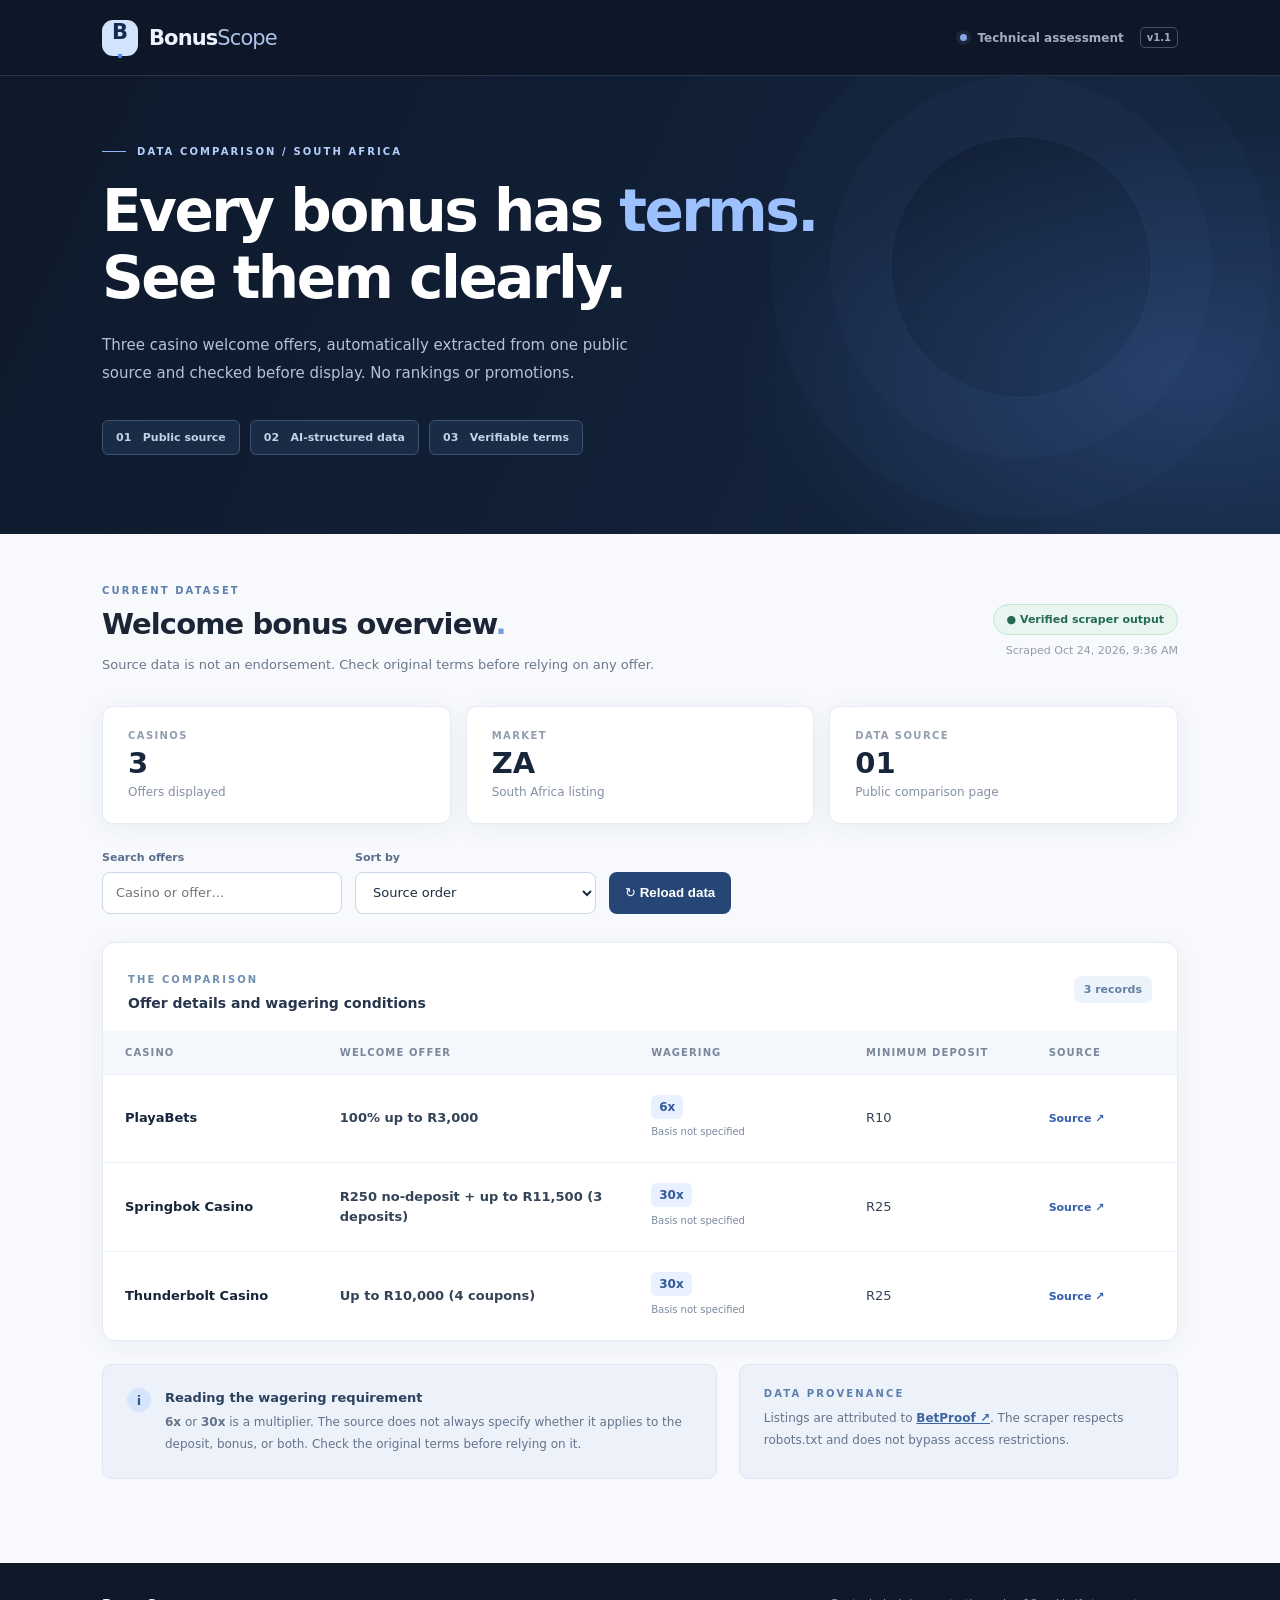
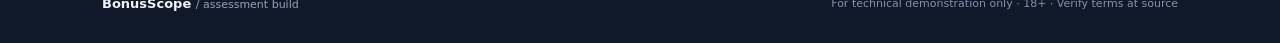
<file: index.html>
<!doctype html>
<html lang="en">
<head>
  <meta charset="utf-8">
  <meta name="viewport" content="width=device-width,initial-scale=1">
  <meta name="theme-color" content="#111827">
  <meta name="description" content="Technical assessment: automated welcome bonus comparison with source links and wagering terms.">
  <title>BonusScope — Casino Bonus Data</title>
  <link rel="stylesheet" href="./assets/styles.css">
  <script src="./assets/app.js" defer></script>
</head>
<body>
  <div class="topbar"><div class="shell topbar-inner"><a class="brand" href="./"><span class="brand-icon" aria-hidden="true">B<span>·</span></span> <span>Bonus<span class="brand-light">Scope</span></span></a><span class="topbar-right"><span class="topbar-dot"></span> Technical assessment <span class="topbar-tag">v1.1</span></span></div></div>
  <main>
    <header class="hero">
      <div class="shell hero-inner"><div class="eyebrow"><span class="eyebrow-line"></span> DATA COMPARISON / SOUTH AFRICA</div>
        <h1>Every bonus has <em>terms.</em><br>See them clearly.</h1>
        <p>Three casino welcome offers, automatically extracted from one public source and checked before display. No rankings or promotions.</p>
        <div class="hero-chips"><span class="chip">01 &nbsp; Public source</span><span class="chip">02 &nbsp; AI-structured data</span><span class="chip">03 &nbsp; Verifiable terms</span></div>
      </div>
    </header>
    <section class="shell content" aria-labelledby="table-title">
      <div class="section-heading"><div><p class="overline">CURRENT DATASET</p><h2 id="table-title">Welcome bonus overview<span class="title-period">.</span></h2><p class="subtitle">Source data is not an endorsement. Check original terms before relying on any offer.</p></div><div class="status-wrap"><span class="status" id="data-status" role="status">Loading data…</span><div id="data-timestamp" class="timestamp"></div></div></div>
      <div class="stat-grid" aria-label="Dataset summary">
        <div class="stat"><span class="stat-label">CASINOS</span><strong id="casino-count">—</strong><span class="stat-caption">Offers displayed</span></div>
        <div class="stat"><span class="stat-label">MARKET</span><strong>ZA</strong><span class="stat-caption">South Africa listing</span></div>
        <div class="stat"><span class="stat-label">DATA SOURCE</span><strong>01</strong><span class="stat-caption">Public comparison page</span></div>
      </div>
      <div class="controls" aria-label="Filter and sort offers"><label for="search">Search offers<input id="search" type="search" placeholder="Casino or offer…" autocomplete="off"></label><label for="sort">Sort by<select id="sort"><option value="default">Source order</option><option value="name">Casino name</option><option value="wager_asc">Wagering: low to high</option><option value="wager_desc">Wagering: high to low</option><option value="deposit_asc">Minimum deposit: low to high</option></select></label><button id="reload-data" type="button">↻ Reload data</button></div><div class="table-card"><div class="table-caption"><div><span class="table-kicker">THE COMPARISON</span><p>Offer details and wagering conditions</p></div><span class="rows-label" id="rows-label">0 records</span></div>
        <table><thead><tr><th scope="col">Casino</th><th scope="col">Welcome offer</th><th scope="col">Wagering</th><th scope="col">Minimum deposit</th><th scope="col">Source</th></tr></thead><tbody id="bonus-rows"><tr><td colspan="5" class="empty">Loading bonus records…</td></tr></tbody></table>
      </div>
      <div class="below"><div class="explainer"><span class="explainer-icon">i</span><div><h3>Reading the wagering requirement</h3><p><strong>6x</strong> or <strong>30x</strong> is a multiplier. The source does not always specify whether it applies to the deposit, bonus, or both. Check the original terms before relying on it.</p></div></div><div class="source-note"><p class="overline">DATA PROVENANCE</p><p>Listings are attributed to <a href="https://betproof.co.za/casino-bonuses-south-africa/" target="_blank" rel="noopener noreferrer">BetProof <span aria-hidden="true">↗</span></a>. The scraper respects robots.txt and does not bypass access restrictions.</p></div></div>
    </section>
  </main>
  <footer><div class="shell footer-inner"><span class="footer-brand">BonusScope <span>/ assessment build</span></span><span>For technical demonstration only · 18+ · Verify terms at source</span></div></footer>
</body>
</html>
</file>
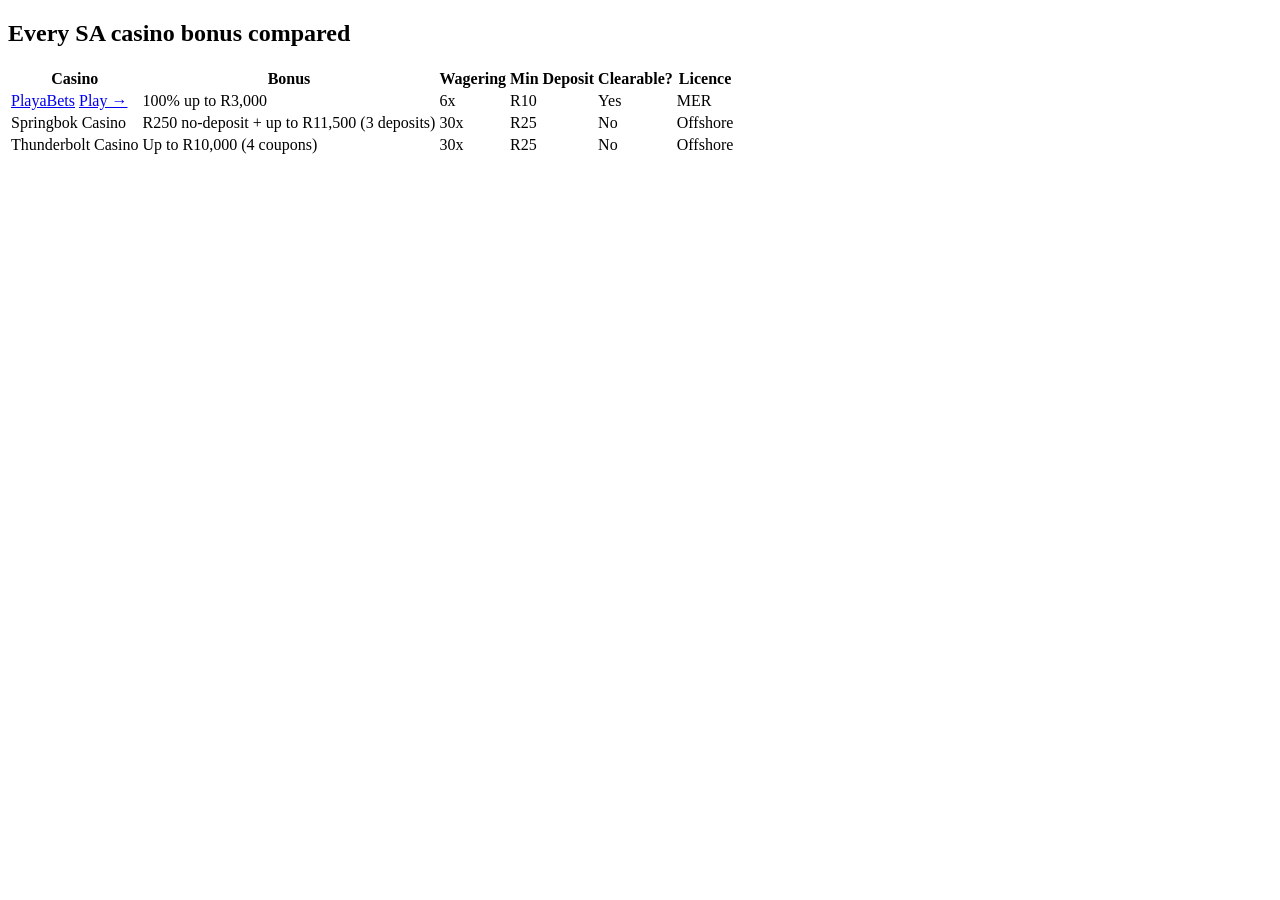
<file: tests/fixtures/listing.html>
<!doctype html><html><body><h2>Every SA casino bonus compared</h2>
<table><thead><tr><th>Casino</th><th>Bonus</th><th>Wagering</th><th>Min Deposit</th><th>Clearable?</th><th>Licence</th></tr></thead>
<tbody><tr><td><a href="/review">PlayaBets</a> <a href="/play">Play →</a></td><td>100% up to R3,000</td><td>6x</td><td>R10</td><td>Yes</td><td>MER</td></tr>
<tr><td><a>Springbok Casino</a></td><td>R250 no-deposit + up to R11,500 (3 deposits)</td><td>30x</td><td>R25</td><td>No</td><td>Offshore</td></tr>
<tr><td><a>Thunderbolt Casino</a></td><td>Up to R10,000 (4 coupons)</td><td>30x</td><td>R25</td><td>No</td><td>Offshore</td></tr>
</tbody></table></body></html>
</file>
<file: assets/styles.css>
:root{font-family:system-ui,-apple-system,'Segoe UI',sans-serif;color:#1b2535;background:#f7f9fc;font-synthesis:none;-webkit-font-smoothing:antialiased}
*{box-sizing:border-box}body{margin:0}a{color:inherit}.shell{max-width:1136px;margin:0 auto;padding:0 30px}
.topbar{background:#0d1727;color:#edf2fc;border-bottom:1px solid #263349}.topbar-inner{height:75px;display:flex;align-items:center;justify-content:space-between}.brand{display:flex;align-items:center;gap:11px;font:800 21px system-ui,sans-serif;text-decoration:none;letter-spacing:-.9px}
.brand-icon{display:grid;place-items:center;background:#d2e3fe;color:#152a50;font-weight:800;width:36px;height:36px;border-radius:11px;letter-spacing:-3px;padding-right:3px}.brand-icon span{color:#5181f2}.brand-light{font-weight:500;color:#acc2e8}
.topbar-right{display:flex;align-items:center;gap:10px;color:#9faec5;font-size:12px;font-weight:600}.topbar-dot{width:7px;height:7px;border-radius:50%;background:#85a7e5;box-shadow:0 0 0 4px #85a7e51a}
.topbar-tag{font-weight:700;font-size:10px;color:#9caac2;border:1px solid #45516b;border-radius:5px;padding:4px 6px;margin-left:6px}
.hero{background:radial-gradient(ellipse 520px 290px at 93% 65%,#233c65 0%,transparent 87%),linear-gradient(115deg,#0e192b,#142640);color:white;position:relative;overflow:hidden}
.hero:after{content:'';width:260px;height:260px;border:1px solid #6389c921;position:absolute;border-radius:50%;right:10%;top:60px;box-shadow:0 0 0 60px #6389c90a,0 0 0 120px #6389c908;pointer-events:none}
.hero-inner{padding-top:70px;padding-bottom:79px;position:relative;z-index:1}.eyebrow,.overline,.table-kicker{font-size:10px;font-weight:800;letter-spacing:2.1px}.eyebrow{display:flex;gap:11px;align-items:center;color:#b4cffd}.eyebrow-line{height:1px;width:24px;background:#92b4f8}
.hero h1{font:800 clamp(35px,5vw,58px)/1.15 system-ui,sans-serif;letter-spacing:-2.5px;margin:21px 0}.hero h1 em{font-style:normal;color:#9dc1ff}.hero p{color:#b4c2d8;max-width:570px;font-size:15px;line-height:1.85;margin:0}
.hero-chips{display:flex;gap:10px;flex-wrap:wrap;margin-top:32px}.chip{font-weight:600;border:1px solid #3c5272;background:#1a2b46;color:#c3d1e9;border-radius:6px;font-size:11px;padding:10px 13px}
.content{padding-top:51px;padding-bottom:84px}.section-heading{display:flex;gap:20px;justify-content:space-between;align-items:center}.overline{color:#5d80ae;margin:0 0 10px}.section-heading h2{font:800 clamp(23px,3vw,29px)/1.3 system-ui,sans-serif;letter-spacing:-.9px;margin:0}
.title-period{color:#749cdb}.subtitle{color:#6a788c;margin:10px 0 0;font-size:13px;line-height:1.7}.status-wrap{text-align:right;flex-shrink:0}
.status{display:inline-block;border-radius:20px;border:1px solid #d3dcf2;background:#eef2fc;padding:8px 13px;color:#475c87;font-size:11px;font-weight:800}.status-live{color:#246a56;background:#e9f6ef;border-color:#c0e7d3}.status-preview{color:#845b15;background:#fff7e6;border-color:#f1dfb6}.timestamp{font-size:11px;margin-top:9px;color:#929cab}
.stat-grid{display:grid;grid-template-columns:repeat(3,minmax(0,1fr));gap:15px;margin-top:30px}.stat{background:#fff;border:1px solid #e6ebf3;border-radius:11px;padding:23px 25px;box-shadow:0 4px 22px #203c7010}
.stat-label{display:block;font-size:10px;font-weight:800;letter-spacing:1.4px;color:#929eaf}.stat strong{display:block;font:800 29px system-ui,sans-serif;color:#18263b;margin:5px 0 1px}.stat-caption{color:#8490a3;font-size:12px}
.table-card{background:#fff;border:1px solid #e5eaf2;border-radius:12px;overflow:hidden;box-shadow:0 5px 25px #17355e0e;margin-top:28px}.table-caption{display:flex;align-items:center;justify-content:space-between;padding:25px 25px 20px}.table-kicker{color:#708eae}
.table-caption p{margin:8px 0 0;font-weight:700;color:#27364c;font-size:14px}.rows-label{border-radius:7px;background:#edf3fb;color:#6380a1;font-size:11px;font-weight:700;padding:7px 10px}
table{width:100%;border-collapse:collapse;table-layout:fixed;text-align:left}th{background:#f4f7fc;color:#7a889c;font-size:10px;text-transform:uppercase;letter-spacing:1.1px;font-weight:800;padding:16px 22px}
td{padding:22px;color:#344357;border-top:1px solid #ecf0f6;font-size:13px;line-height:1.6;vertical-align:middle}
th:first-child,td:first-child{width:20%}th:nth-child(2),td:nth-child(2){width:29%}th:nth-child(3),td:nth-child(3){width:20%}th:nth-child(4),td:nth-child(4){width:17%}th:last-child,td:last-child{width:14%}
.casino-name{font-weight:800;color:#16253b}.bonus-copy{font-weight:600}.wager-chip{background:#e9f0ff;color:#335a98;border-radius:6px;padding:5px 8px;font-weight:800;font-size:12px}.wager-detail{font-size:10px;margin-top:7px;color:#7b8ba0}
.source-link{color:#345eac;font-weight:800;text-decoration:none;white-space:nowrap;font-size:11px}.source-link:hover,.source-link:focus-visible{text-decoration:underline}.empty{text-align:center;padding:40px;color:#7e879a}
.below{display:grid;grid-template-columns:1.4fr 1fr;gap:22px;margin-top:23px}.explainer,.source-note{background:#edf2fa;border:1px solid #dde6f3;padding:23px 24px;border-radius:10px}.explainer{display:flex;align-items:flex-start;gap:14px}
.explainer-icon{display:grid;place-items:center;border-radius:50%;background:#d6e5fc;color:#335a8c;width:24px;height:24px;flex:0 0 24px;font-weight:800;font-size:13px}.explainer h3{font-size:13px;margin:2px 0 7px;color:#2b425f}
.explainer p,.source-note p:not(.overline){font-size:12px;line-height:1.8;color:#64748b;margin:0}.source-note a{color:#3d65a4;font-weight:800}.source-note .overline{margin-bottom:9px}
footer{background:#0f1929;color:#8293ad}.footer-inner{display:flex;justify-content:space-between;gap:20px;align-items:center;min-height:80px;font-size:11px}.footer-brand{font-weight:800;font-size:13px;color:#f0f5fd}.footer-brand span{font-size:11px;font-weight:500;color:#93a5bd}
@media(max-width:800px){.shell{padding-left:19px;padding-right:19px}.hero-inner{padding-top:56px;padding-bottom:60px}.hero h1{letter-spacing:-1.4px}.section-heading{align-items:flex-start}.stat{padding:20px}.below{grid-template-columns:1fr}th,td{padding:15px 13px}.source-link{white-space:normal}}
@media(max-width:620px){.topbar-inner{height:64px}.topbar-tag{display:none}.topbar-right{font-size:10px}.brand{font-size:18px}.hero p{font-size:13px}.hero:after{opacity:.5}.section-heading{display:block}
.status-wrap{display:flex;align-items:center;gap:10px;text-align:left;margin-top:17px;flex-wrap:wrap}.timestamp{margin-top:0}.stat-grid{gap:8px;margin-top:24px}.stat{padding:15px 12px}.stat strong{font-size:24px}.stat-label{font-size:8px}.stat-caption{font-size:10px}
.table-caption{padding:19px 16px}.table-card{background:transparent;border:0;box-shadow:none;overflow:visible}.table-caption{background:#fff;border:1px solid #e5eaf2;border-radius:10px;margin-bottom:12px}
table,tbody,tr,td{display:block;width:100%!important}thead{display:none}tbody{display:grid;gap:12px}tr{border:1px solid #e4eaf3;background:#fff;border-radius:10px;padding:12px 17px;box-shadow:0 4px 20px #17355e0a}
td{display:flex;justify-content:space-between;align-items:center;gap:10px;border-top:1px solid #ecf0f6;padding:11px 0;text-align:right}td:first-child{border-top:none}td::before{content:attr(data-label);flex:0 0 37%;text-align:left;color:#8491a3;font-size:10px;text-transform:uppercase;letter-spacing:.6px;font-weight:800}
.casino-name{font-size:14px}.wager-detail{margin-top:4px}.empty{display:block;text-align:center}.empty::before{display:none}.footer-inner{padding-top:20px;padding-bottom:20px;flex-direction:column;align-items:flex-start;gap:8px}}

/* Optional table controls, with keyboard focus and mobile stacking. */
.controls{display:flex;align-items:end;gap:13px;flex-wrap:wrap;margin-top:27px}.controls label{display:grid;gap:8px;color:#596e8a;font-weight:800;font-size:11px}.controls input,.controls select{min-height:42px;border:1px solid #cbd7e6;background:#fff;border-radius:8px;color:#1a2c43;padding:0 13px;font:500 13px system-ui,-apple-system,sans-serif}.controls input{min-width:240px}.controls button{min-height:42px;padding:0 16px;color:#fff;background:#264775;border:0;border-radius:8px;font-weight:750;cursor:pointer}.controls button:hover{background:#183457}.controls :is(input,select,button):focus-visible{outline:3px solid #90b8ff;outline-offset:2px}@media(max-width:620px){.controls{align-items:stretch}.controls label,.controls input,.controls select,.controls button{width:100%}.controls input{min-width:0}}
</file>
